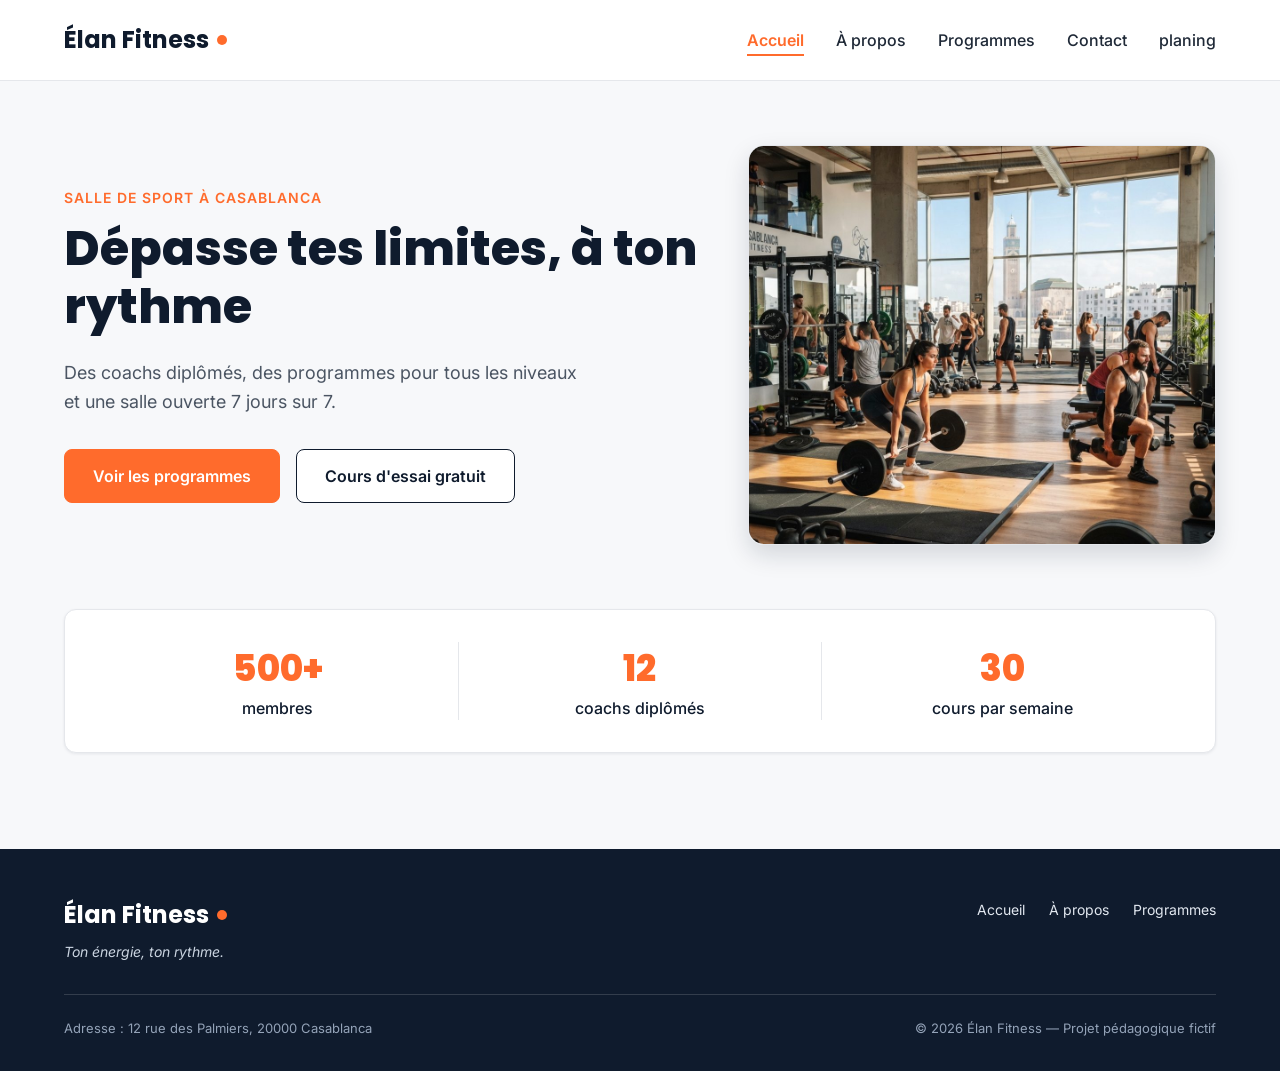
<file: index.html>
<!DOCTYPE html>
<html lang="fr">
<head>
  <meta charset="UTF-8">
  <meta name="viewport" content="width=device-width, initial-scale=1">
  <meta name="description" content="Élan Fitness, salle de sport à Casablanca : musculation, yoga, cardio et boxe fitness avec des coachs diplômés. Réservez votre cours d'essai gratuit.">
  <title>Élan Fitness | Salle de sport à Casablanca | accueil</title>

  <link rel="preconnect" href="https://fonts.googleapis.com">
  <link rel="preconnect" href="https://fonts.gstatic.com" crossorigin>
  <link href="https://fonts.googleapis.com/css2?family=Inter:wght@400;500;600&family=Poppins:wght@600;700;800&display=swap" rel="stylesheet">

  <link rel="stylesheet" href="style.css">
</head>

<body>

  <header class="en-tete">
    <div class="conteneur en-tete-contenu">
      <a href="index.html" class="logo">Élan Fitness</a>

      <nav aria-label="Navigation principale">
        <ul class="menu">
          <li><a href="index.html" class="lien-actif">Accueil</a></li>
          <li><a href="apropos.html">À propos</a></li>
          <li><a href="programe.html">Programmes</a></li>
          <li><a href="contact.html">Contact</a></li>
          <li><a href="planing.html">planing</a></li>
        </ul>
      </nav>
    </div>
  </header>

  <main>

    <section id="accueil" class="hero">
      <div class="conteneur">

        <div class="hero-contenu">
          <div class="hero-texte">
            <p class="sur-titre">Salle de sport à Casablanca</p>
            <h1>Dépasse tes limites, à ton rythme</h1>
            <p class="hero-description">
              Des coachs diplômés, des programmes pour tous les niveaux et une salle ouverte 7 jours sur 7.
            </p>
            <div class="boutons">
              <a href="#programmes" class="bouton bouton-principal">Voir les programmes</a>
              <a href="#contact" class="bouton bouton-secondaire">Cours d'essai gratuit</a>
            </div>
          </div>

          <img class="hero-image" src="img/hero.jpg" alt="Des personnes s'entraînent dans une salle de sport lumineuse à Casablanca">
        </div>

        <div class="chiffres">
          <div class="chiffre">
            <p class="chiffre-nombre">500+</p>
            <p>membres</p>
          </div>
          <div class="chiffre">
            <p class="chiffre-nombre">12</p>
            <p>coachs diplômés</p>
          </div>
          <div class="chiffre">
            <p class="chiffre-nombre">30</p>
            <p>cours par semaine</p>
          </div>
        </div>

      </div>
    </section>


  </main>

  <footer class="pied-de-page">
    <div class="conteneur">

      <div class="pied-haut">
        <div>
          <p class="logo logo-clair">Élan Fitness</p>
          <p class="slogan">Ton énergie, ton rythme.</p>
        </div>

        <nav aria-label="Navigation du pied de page">
          <ul class="menu menu-pied">
            <li><a href="#accueil">Accueil</a></li>
            <li><a href="#a-propos">À propos</a></li>
            <li><a href="#programmes">Programmes</a></li>
          </ul>
        </nav>
      </div>

      <div class="pied-bas">
        <p>Adresse : 12 rue des Palmiers, 20000 Casablanca</p>
        <p>&copy; 2026 Élan Fitness — Projet pédagogique fictif</p>
      </div>

    </div>
  </footer>

</body>
</html>
</file>
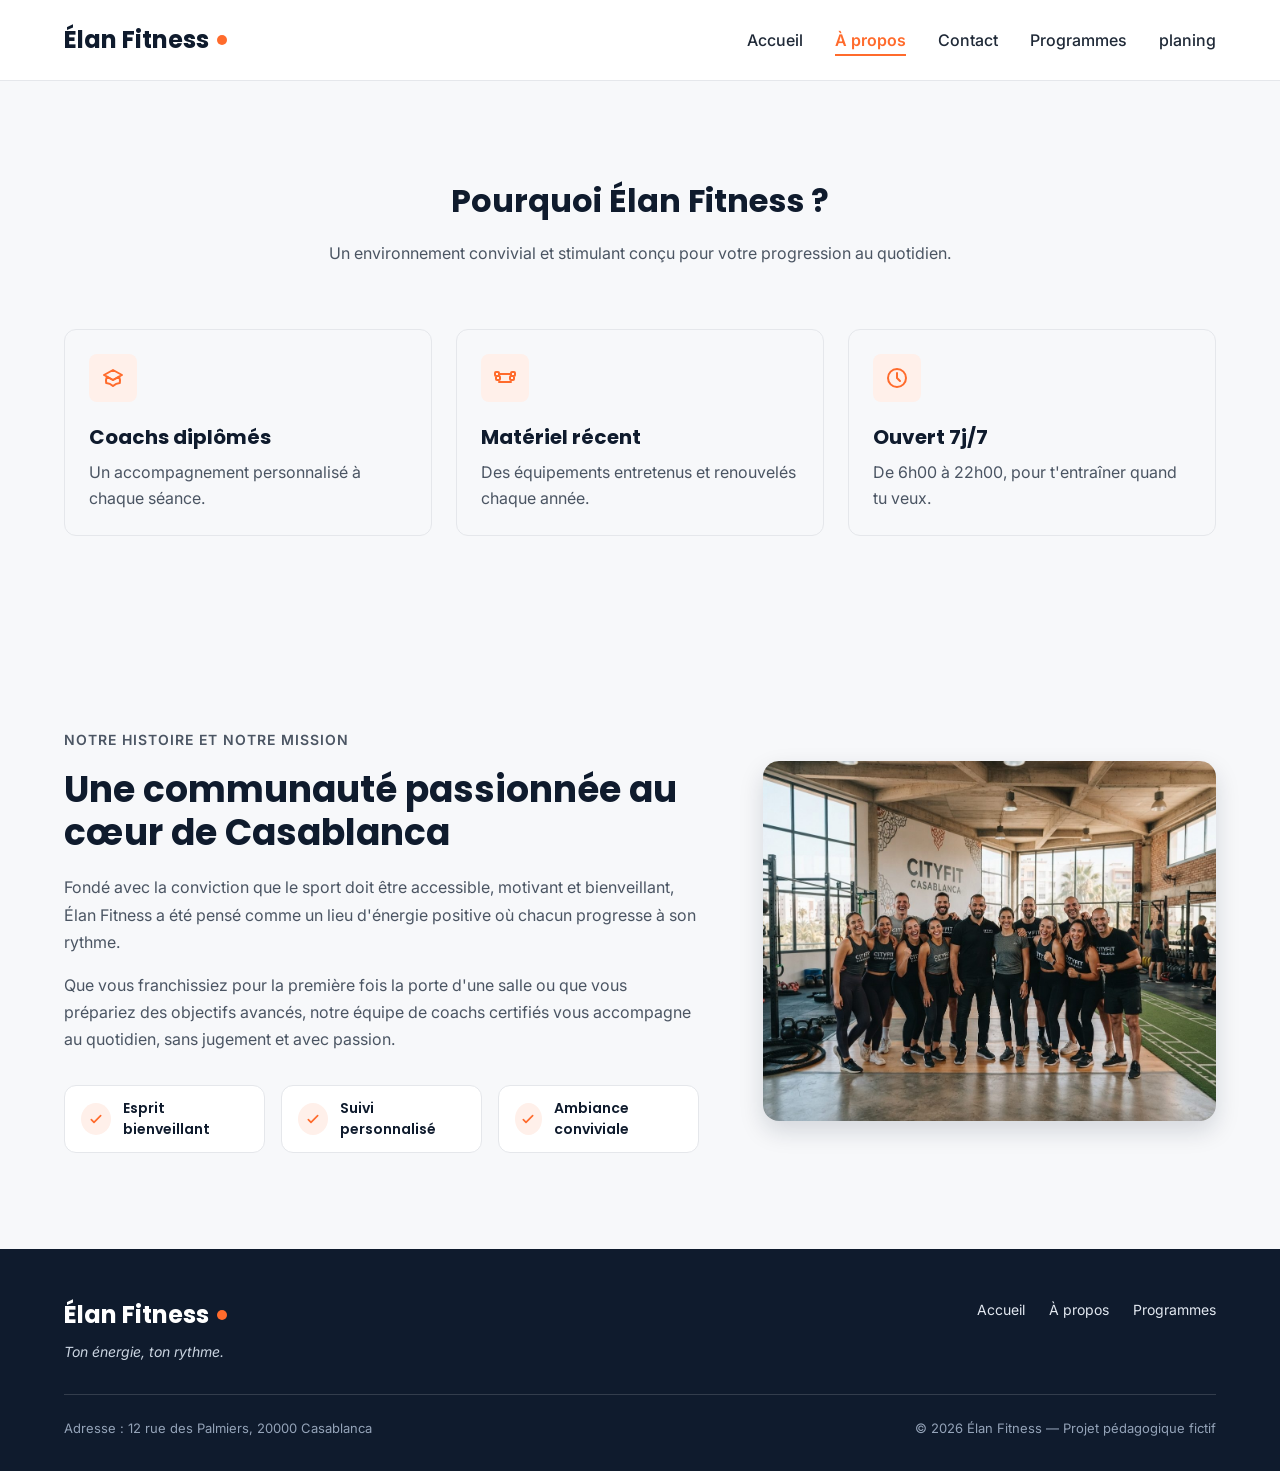
<file: apropos.html>
<!DOCTYPE html>
<html lang="fr">
<head>
  <meta charset="UTF-8">
  <meta name="viewport" content="width=device-width, initial-scale=1">
  <meta name="description" content="Élan Fitness, salle de sport à Casablanca : musculation, yoga, cardio et boxe fitness avec des coachs diplômés. Réservez votre cours d'essai gratuit.">
  <title>Élan Fitness | Salle de sport à Casablanca</title>

  <link rel="preconnect" href="https://fonts.googleapis.com">
  <link rel="preconnect" href="https://fonts.gstatic.com" crossorigin>
  <link href="https://fonts.googleapis.com/css2?family=Inter:wght@400;500;600&family=Poppins:wght@600;700;800&display=swap" rel="stylesheet">

  <link rel="stylesheet" href="style.css">
</head>

<body>

  <header class="en-tete">
    <div class="conteneur en-tete-contenu">
      <a href="index.html" class="logo">Élan Fitness</a>

      <nav aria-label="Navigation principale">
        <ul class="menu">
          <li><a href="index.html" >Accueil</a></li>
          <li><a href="#apropos" class="lien-actif">À propos</a></li>
          <li><a href="contact.html">Contact</a></li>
          <li><a href="programe.html">Programmes</a></li>
          <li><a href="planing.html">planing</a></li>
        </ul>
      </nav>
    </div>
  </header>

  <main>

    <section id="programmes" class="section">
      <div class="conteneur">
        <div class="section-titre">
          <h2>Pourquoi Élan Fitness ?</h2>
          <p>Un environnement convivial  et stimulant conçu pour votre progression au quotidien.</p>
        </div>

        <div class="cartes">
          <article class="carte carte-avantage">
            <div class="icone"><img src="img/icone-coach.svg" alt=""></div>
            <h3>Coachs diplômés</h3>
            <p>Un accompagnement personnalisé à chaque séance.</p>
          </article>

          <article class="carte carte-avantage">
            <div class="icone"><img src="img/icone-materiel.svg" alt=""></div>
            <h3>Matériel récent</h3>
            <p>Des équipements entretenus et renouvelés chaque année.</p>
          </article>

          <article class="carte carte-avantage">
            <div class="icone"><img src="img/icone-horloge.svg" alt=""></div>
            <h3>Ouvert 7j/7</h3>
            <p>De 6h00 à 22h00, pour t'entraîner quand tu veux.</p>
          </article>
        </div>

      </div>
    </section>

    <section id="a-propos" class="section">
      <div class="conteneur apropos-contenu">

        <div class="apropos-texte">
          <p class="sur-titre">Notre histoire et notre mission</p>
          <h2>Une communauté passionnée au cœur de Casablanca</h2>
          <p>
            Fondé avec la conviction que le sport doit être accessible, motivant et bienveillant,
            Élan Fitness a été pensé comme un lieu d'énergie positive où chacun progresse à son rythme.
          </p>
          <p>
            Que vous franchissiez pour la première fois la porte d'une salle ou que vous prépariez des
            objectifs avancés, notre équipe de coachs certifiés vous accompagne au quotidien, sans
            jugement et avec passion.
          </p>

          <ul class="valeurs">
            <li class="valeur">
              <div class="icone icone-petite"><img src="img/icone-check.svg" alt=""></div>
              <span>Esprit bienveillant</span>
            </li>
            <li class="valeur">
              <div class="icone icone-petite"><img src="img/icone-check.svg" alt=""></div>
              <span>Suivi personnalisé</span>
            </li>
            <li class="valeur">
              <div class="icone icone-petite"><img src="img/icone-check.svg" alt=""></div>
              <span>Ambiance conviviale</span>
            </li>
          </ul>
        </div>

        <img class="apropos-image" src="img/equipe.jpg" alt="L'équipe de coachs d'Élan Fitness réunie dans la salle">

      </div>
    </section>



  <footer class="pied-de-page">
    <div class="conteneur">

      <div class="pied-haut">
        <div>
          <p class="logo logo-clair">Élan Fitness</p>
          <p class="slogan">Ton énergie, ton rythme.</p>
        </div>

        <nav aria-label="Navigation du pied de page">
          <ul class="menu menu-pied">
            <li><a href="#accueil">Accueil</a></li>
            <li><a href="#a-propos">À propos</a></li>
            <li><a href="#programmes">Programmes</a></li>
          </ul>
        </nav>
      </div>

      <div class="pied-bas">
        <p>Adresse : 12 rue des Palmiers, 20000 Casablanca</p>
        <p>&copy; 2026 Élan Fitness — Projet pédagogique fictif</p>
      </div>

    </div>
  </footer>

</body>
</html>
</file>
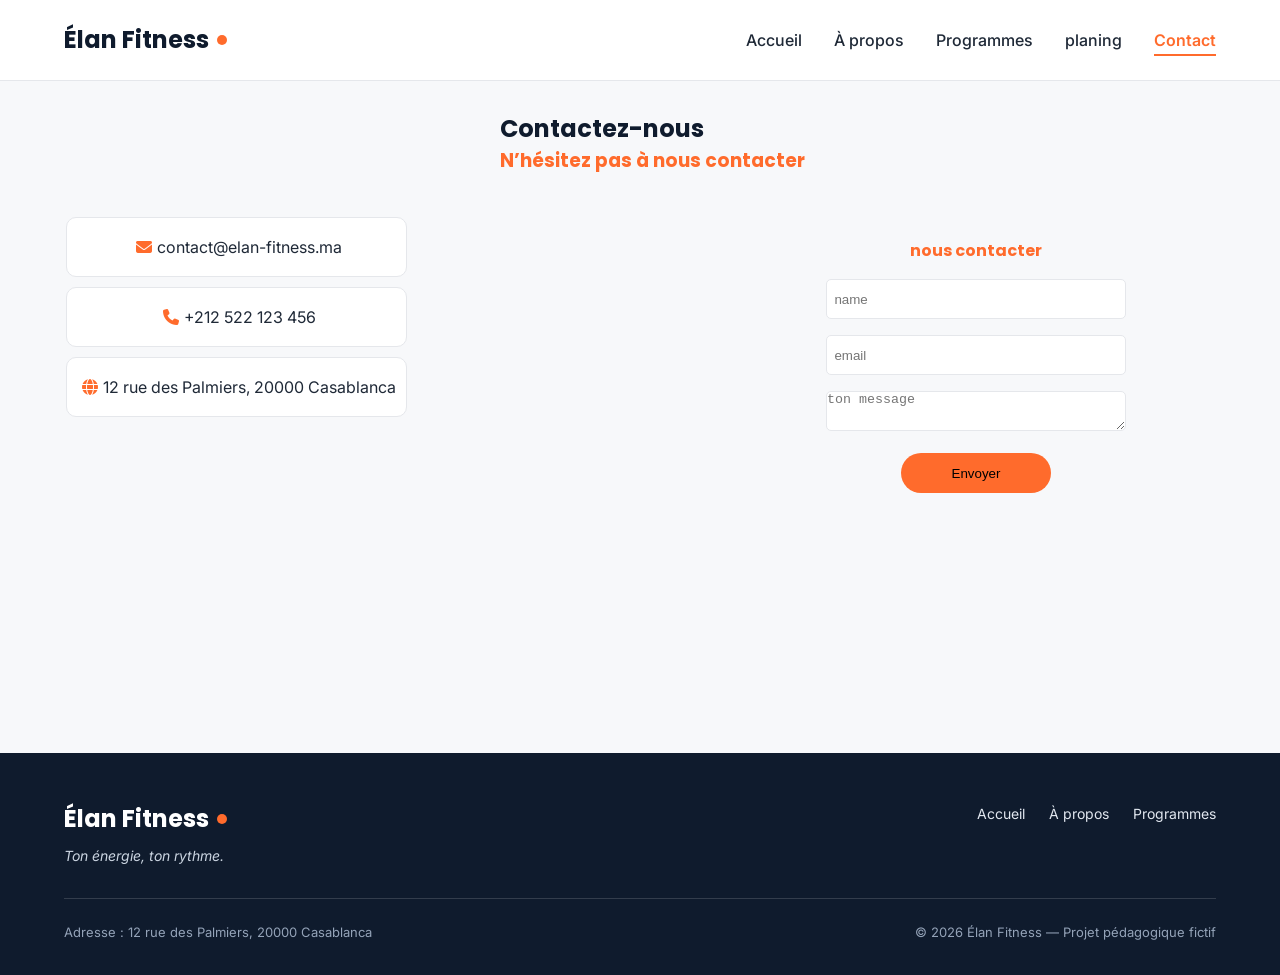
<file: contact.html>
<!DOCTYPE html>
<html lang="fr">
<head>
  <meta charset="UTF-8">
  <meta name="viewport" content="width=device-width, initial-scale=1">
  <meta name="description" content="Élan Fitness, salle de sport à Casablanca : musculation, yoga, cardio et boxe fitness avec des coachs diplômés. Réservez votre cours d'essai gratuit.">
  <title>Élan Fitness | Salle de sport à Casablanca | contact</title>

  <link rel="preconnect" href="https://fonts.googleapis.com">
  <link rel="preconnect" href="https://fonts.gstatic.com" crossorigin>
  <link href="https://fonts.googleapis.com/css2?family=Inter:wght@400;500;600&family=Poppins:wght@600;700;800&display=swap" rel="stylesheet">
<link rel="stylesheet" href="https://cdnjs.cloudflare.com/ajax/libs/font-awesome/6.7.2/css/all.min.css" />
  <link rel="stylesheet" href="style.css">
</head>

<body>

  <header class="en-tete">
    <div class="conteneur en-tete-contenu">
      <a href="index.html" class="logo">Élan Fitness</a>

      <nav aria-label="Navigation principale">
        <ul class="menu">
          <li><a href="index.html" >Accueil</a></li>
          <li><a href="apropos.html">À propos</a></li>
          <li><a href="programe.html">Programmes</a></li>
            <li><a href="planing.html">planing</a></li>
          <li><a href="contact.html" class="lien-actif">Contact</a></li>
        </ul>
      </nav>
    </div>
  </header>

  <main>

    <section id="accueil" class="contact">
               <div class="hd"><h1>Contactez-nous</h1>
        <h3>N’hésitez pas à nous
contacter </h3></div>
      <div class="conteneur">
        
     <div class="info">

    <p>  <i class="fa-solid fa-envelope"></i>  contact@elan-fitness.ma</p>
    <p>  <i class="fa-solid fa-phone"></i> +212 522 123 456</p>
    <p> <i class="fa-sharp fa-solid fa-globe"></i> 12 rue des Palmiers, 20000 Casablanca</p>

    </div>
     <div>
        <form>
              <h4 >nous contacter </h4>
            <li>
            
            <input type="text" id="nom" name="nom" required placeholder="  name "></li>
    
            <li>
            <input type="email" id="email" name="email" required  placeholder="  email "></li>
    
            <li>
            <textarea required placeholder="ton message "></textarea></li>    
    
            <button type="submit">Envoyer</button>
        </form>
     
        </div></div>
    </section>
  </main>
  <footer class="pied-de-page">
    <div class="conteneur">

      <div class="pied-haut">
        <div>
          <p class="logo logo-clair">Élan Fitness</p>
          <p class="slogan">Ton énergie, ton rythme.</p>
        </div>

        <nav aria-label="Navigation du pied de page">
          <ul class="menu menu-pied">
            <li><a href="#accueil">Accueil</a></li>
            <li><a href="#a-propos">À propos</a></li>
            <li><a href="#programmes">Programmes</a></li>
          </ul>
        </nav>
      </div>

      <div class="pied-bas">
        <p>Adresse : 12 rue des Palmiers, 20000 Casablanca</p>
        <p>&copy; 2026 Élan Fitness — Projet pédagogique fictif</p>
      </div>

    </div>
  </footer>

</body>
</html>
</file>
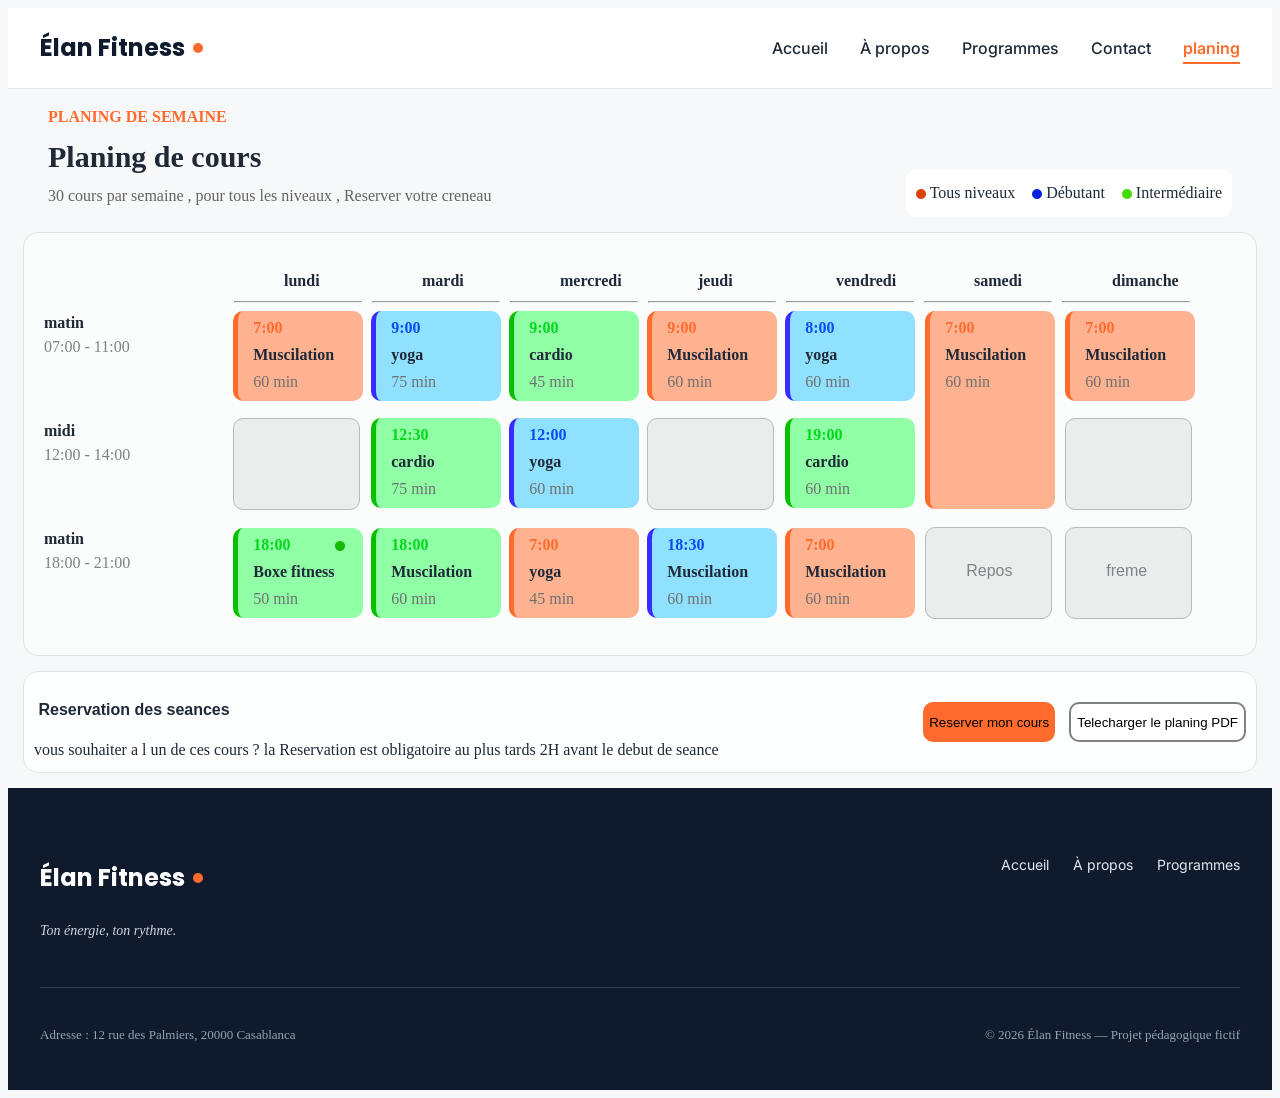
<file: planing.html>
<!DOCTYPE html>
<html lang="en">

<head>
    <meta charset="UTF-8">
    <meta name="viewport" content="width=device-width, initial-scale=1.0">
    <meta name="description" content="Élan Fitness, salle de sport à Casablanca : musculation, yoga, cardio et boxe fitness avec des coachs diplômés. Réservez votre cours d'essai gratuit.">
    <title>Élan Fitness | Salle de sport à Casablanca|planing </title>
    <script src="https://fontawesome.com/icons/duotone/solid/clock-nine"></script>
    <script src=" https://fontawesome.com/icons/classic/solid/period"></script>
    <link rel="stylesheet" href="planing.css">
    <link rel="preconnect" href="https://fonts.googleapis.com">
    <link rel="preconnect" href="https://fonts.gstatic.com" crossorigin>
    <link
        href="https://fonts.googleapis.com/css2?family=Inter:wght@400;500;600&family=Poppins:wght@600;700;800&display=swap"
        rel="stylesheet">
    <link rel="stylesheet" href="https://cdnjs.cloudflare.com/ajax/libs/font-awesome/6.5.2/css/all.min.css">
</head>

<body>
      <header class="en-tete">
    <div class="conteneur en-tete-contenu">
      <a href="index.html" class="logo">Élan Fitness</a>

      <nav aria-label="Navigation principale">
        <ul class="menu">
          <li><a href="index.html" >Accueil</a></li>
          <li><a href="#apropos" >À propos</a></li>
          <li><a href="programe.html">Programmes</a></li>
          <li><a href="contact.html">Contact</a></li>
          <li><a href="planing.html" class="lien-actif">planing</a></li>
        </ul>
      </nav>
    </div>
  </header>

    <div class="head">
        <div class="head1">
            <p>PLANING DE SEMAINE </p>
            <h1>Planing de cours </h1>
            <x>30 cours par semaine , pour tous les niveaux , Reserver votre creneau</x>
        </div>
        <div class="head2">
            <p>
                <i class="fa-solid fa-circle" style="color: rgb(220, 66, 5);"></i>
                Tous niveaux
            </p>

            <p>
                <i class="fa-solid fa-circle" style="color: rgb(5, 34, 220);"></i>
                Débutant
            </p>

            <p>
                <i class="fa-solid fa-circle" style="color: rgb(66, 220, 5);"></i>
                Intermédiaire
            </p>
        </div>
    </div>
    <div class="tableau">

        <div class="headtab">
            <div class="headel">
                <p>lundi</p>
                <hr>
            </div>
                        <div class="headel">
                <p>mardi</p>
                <hr>
            </div>
                        <div class="headel">
                <p>mercredi</p>
                <hr>
            </div>
                        <div class="headel">
                <p>jeudi</p>
                <hr>
            </div>
                        <div class="headel">
                <p>vendredi</p>
                <hr>
            </div>
                        <div class="headel">
                <p>samedi</p>
                <hr>
            </div>
                        <div class="headel">
                <p>dimanche </p>
                <hr>
            </div>
          

        </div>


<div class="taody">
        <div class="prd">
            <div class="main-card">
                <p>matin</p>
                <span>07:00 - 11:00</span>

            </div>
            <div class="main-card">
                <p> midi</p>
                <span>12:00 - 14:00</span>

            </div>
            <div class="main-card">
                <p>matin</p>
                <span>18:00 - 21:00</span>

            </div>

        </div>
        <div class="planingleft">
            <div class="nmrcrd ornjcrd" >
                <span>7:00</span>
                <p>Muscilation </p>
                <li> 60 min</li>
            </div>

                          <div class="nmrcrd bleucard" >
                <span>9:00</span>
                <p> yoga </p>
                <li> 75 min</li>
            </div>

                        <div class="nmrcrd grencard" >
                <span>9:00</span>
                <p>cardio </p>
                <li> 45 min</li>
            </div>

                        <div class="nmrcrd ornjcrd" >
                <span>9:00</span>
                <p>Muscilation </p>
                <li> 60 min</li>
            </div>

                        <div class="nmrcrd bleucard" >
                <span>8:00</span>
                <p>yoga </p>
                <li> 60 min</li>
            </div>

                        <div class="nmrcrd whitcard " >
                <span></span>
                <p> </p>
                <li> </li>
            </div>

                        <div class="nmrcrd grencard" >
                <span>12:30</span>
                <p> cardio </p>
                <li> 75 min</li>
            </div>

                        <div class="nmrcrd bleucard" >
                <span>12:00</span>
                <p>yoga </p>
                <li> 60 min</li>
            </div>

                        <div class="nmrcrd whitcard" >
                <span></span>
                <p></p>
                <li> </li>
            </div>
                        <div class="nmrcrd grencard" >
                <span>19:00 </span>
                <p>cardio  </p>
                <li> 60 min</li>
            </div>
                        <div class="nmrcrd grencard"  >
                <span>18:00
                     <i class="fa-solid fa-circle" style="color: rgb(24, 183, 0) ; margin-left: 40PX;"></i>
                </span>
                <p>Boxe fitness  
                </p>
                <li> 50 min</li>
            </div>
<!-- dd -->


                        <div class="nmrcrd grencard" >
                <span>18:00</span>
                <p>Muscilation </p>
                <li> 60 min</li>
            </div>

                        <div class="nmrcrd ornjcrd" >
                <span>7:00</span>
                <p>yoga </p>
                <li> 45 min</li>
            </div>

                        <div class="nmrcrd bleucard" >
                <span>18:30</span> 
                
                <p>Muscilation </p>
                <li> 60 min</li>
            </div>

                        <div class="nmrcrd ornjcrd" >
                <span>7:00</span>
                <p>Muscilation </p>
                <li> 60 min</li>
            </div>

            

        </div>
        <div class="rightside">
            <div class="samedi">
            <div class="hightcard ornjcrd" >
                <span>7:00</span>
                
                <p>Muscilation </p>
                <li> 60 min</li>
            </div>
            <div class="txtw" >
                <span></span>
                <p>Repos</p>
                <li> </li>
            </div>
        
        </div>
        <div class="dimanch">
            <div class="nmrcrd ornjcrd" >
                <span>7:00</span>
                <p>Muscilation </p>
                <li> 60 min</li>
            </div>
                                     <div class="nmrcrd whitcard" >
                <span></span>
                <p> </p>
                <li></li>
            </div>
                        <div class="txtw" >
                <span></span>
                <p >freme </p>
                <li> </li>
            </div>

        </div>
        </div>
    
    </div>

    </div>
    <div class="buttom">
        <div>
            <p>
               <i class="fa-duotone fa-solid fa-clock-nine"></i>
                Reservation des seances 
            </p>
            <span>
                vous souhaiter a l un de ces cours ? la Reservation est obligatoire au plus tards 2H avant le debut de seance 
            </span>
        </div>
        <div>
            <button class="orj">Reserver mon cours</button>
            <button class="wht">Telecharger le planing PDF</button>
        </div>
    </div>
    
  <footer class="pied-de-page">
    <div class="conteneur">

      <div class="pied-haut">
        <div>
          <p class="logo logo-clair">Élan Fitness</p>
          <p class="slogan">Ton énergie, ton rythme.</p>
        </div>

        <nav aria-label="Navigation du pied de page">
          <ul class="menu menu-pied">
            <li><a href="#accueil">Accueil</a></li>
            <li><a href="#a-propos">À propos</a></li>
            <li><a href="#programmes">Programmes</a></li>
          </ul>
        </nav>
      </div>

      <div class="pied-bas">
        <p>Adresse : 12 rue des Palmiers, 20000 Casablanca</p>
        <p>&copy; 2026 Élan Fitness — Projet pédagogique fictif</p>
      </div>

    </div>
  </footer>

</body>

</html>
</file>
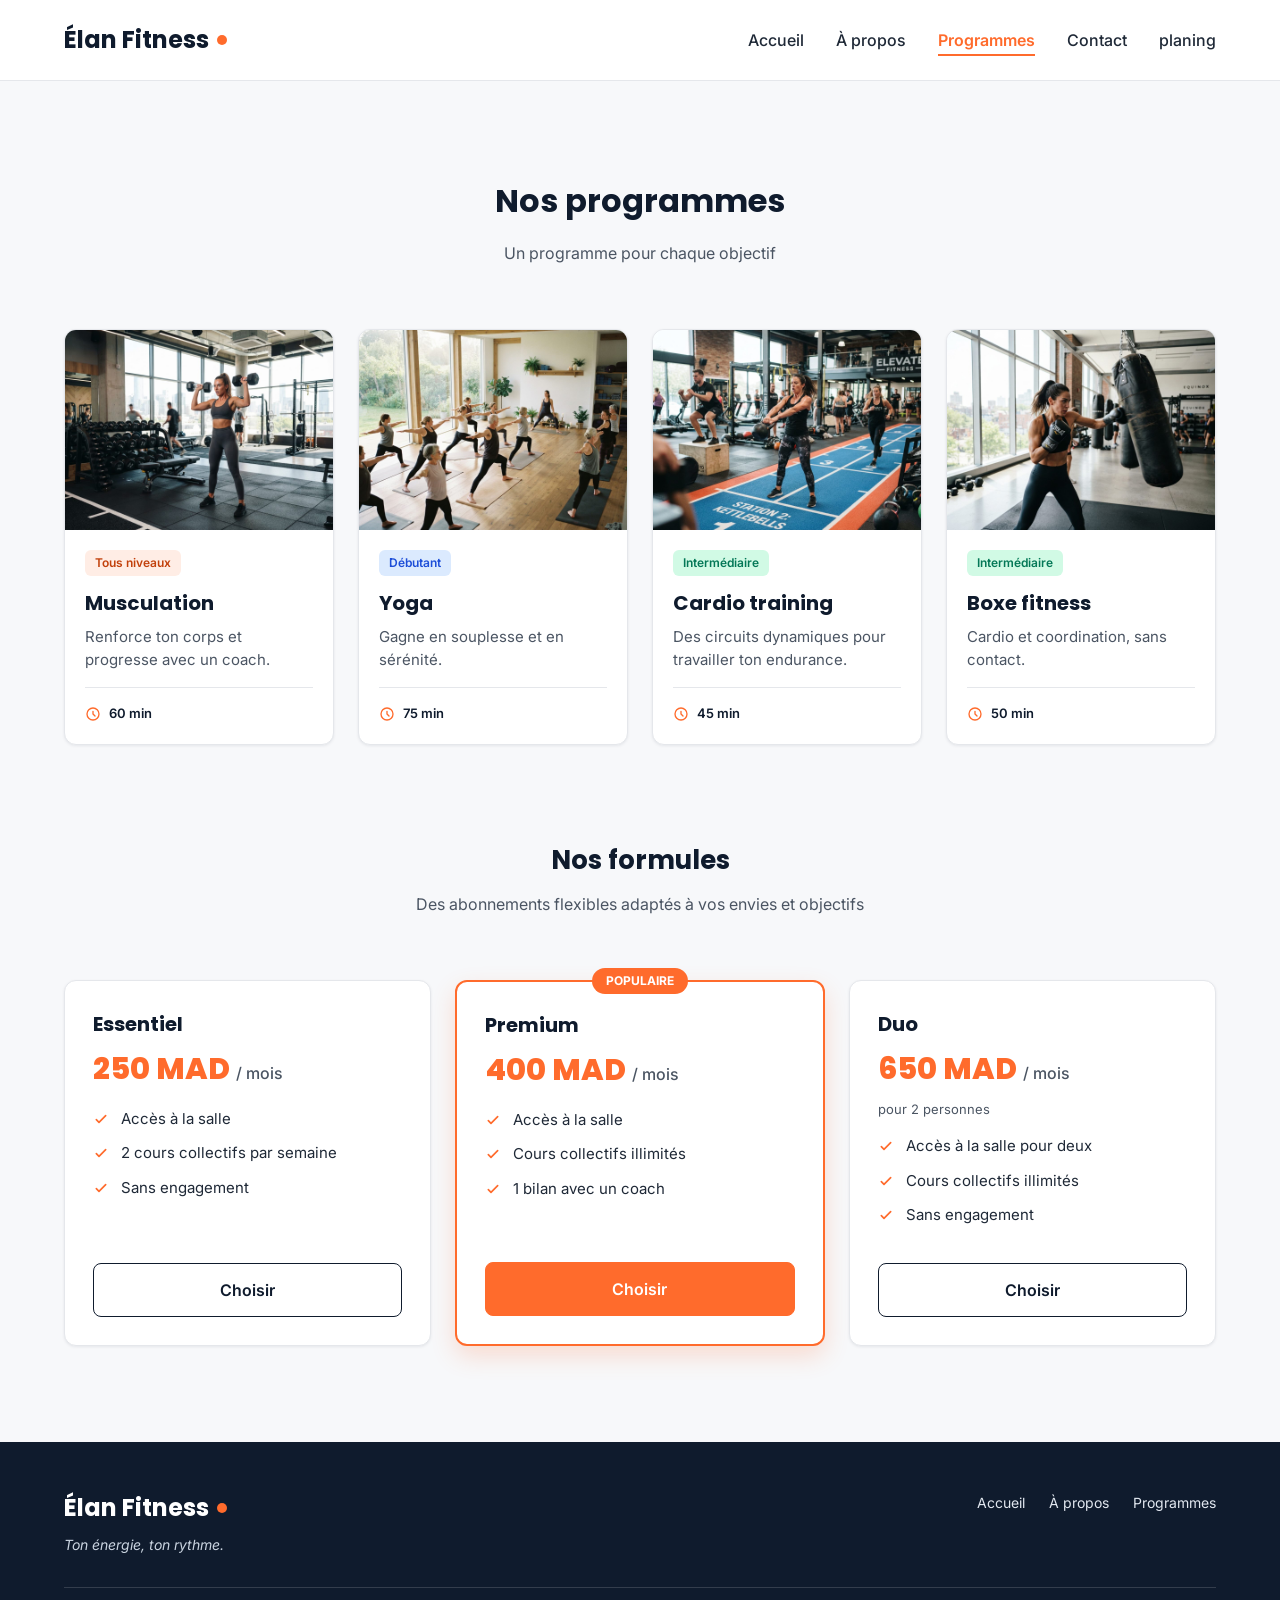
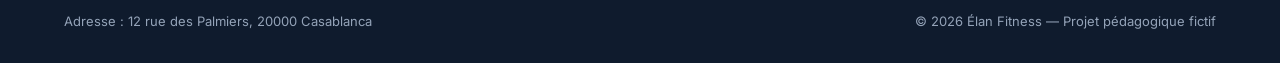
<file: programe.html>
<!DOCTYPE html>
<html lang="fr">
<head>
  <meta charset="UTF-8">
  <meta name="viewport" content="width=device-width, initial-scale=1">
  <meta name="description" content="Élan Fitness, salle de sport à Casablanca : musculation, yoga, cardio et boxe fitness avec des coachs diplômés. Réservez votre cours d'essai gratuit.">
  <title>Élan Fitness | Salle de sport à Casablanca</title>

  <link rel="preconnect" href="https://fonts.googleapis.com">
  <link rel="preconnect" href="https://fonts.gstatic.com" crossorigin>
  <link href="https://fonts.googleapis.com/css2?family=Inter:wght@400;500;600&family=Poppins:wght@600;700;800&display=swap" rel="stylesheet">

  <link rel="stylesheet" href="style.css">
</head>

<body>

  <header class="en-tete">
    <div class="conteneur en-tete-contenu">
      <a href="index.html" class="logo">Élan Fitness</a>

      <nav aria-label="Navigation principale">
        <ul class="menu">
          <li><a href="index.html" >Accueil</a></li>
          <li><a href="apropos.html" >À propos</a></li>
          <li><a href="programe.html" class="lien-actif">Programmes</a></li>
          <li><a href="contact.html">Contact</a></li>
          <li><a href="planing.html">planing</a></li>
        </ul>
      </nav>
    </div>
  </header>

  <main>
    

  <section id="programmes" class="section">
      <div class="conteneur">

        <div class="section-titre">
          <h2>Nos programmes</h2>
          <p>Un programme pour chaque objectif</p>
        </div>

        <div class="cartes">

          <article class="carte carte-programme">
            <img src="img/musculation.jpg" alt="Une sportive soulève des haltères dans l'espace musculation">
            <div class="programme-corps">
              <span class="etiquette etiquette-orange">Tous niveaux</span>
              <h3>Musculation</h3>
              <p>Renforce ton corps et progresse avec un coach.</p>
              <p class="duree"><img src="img/icone-duree.svg" alt="">60 min</p>
            </div>
          </article>

          <article class="carte carte-programme">
            <img src="img/yoga.jpg" alt="Un groupe pratique le yoga sur des tapis dans une salle lumineuse">
            <div class="programme-corps">
              <span class="etiquette etiquette-bleue">Débutant</span>
              <h3>Yoga</h3>
              <p>Gagne en souplesse et en sérénité.</p>
              <p class="duree"><img src="img/icone-duree.svg" alt="">75 min</p>
            </div>
          </article>

          <article class="carte carte-programme">
            <img src="img/cardio.jpg" alt="Des sportifs suivent un circuit de cardio training avec des kettlebells">
            <div class="programme-corps">
              <span class="etiquette etiquette-verte">Intermédiaire</span>
              <h3>Cardio training</h3>
              <p>Des circuits dynamiques pour travailler ton endurance.</p>
              <p class="duree"><img src="img/icone-duree.svg" alt="">45 min</p>
            </div>
          </article>

          <article class="carte carte-programme">
            <img src="img/boxe.jpg" alt="Une sportive frappe un sac de frappe pendant un cours de boxe fitness">
            <div class="programme-corps">
              <span class="etiquette etiquette-verte">Intermédiaire</span>
              <h3>Boxe fitness</h3>
              <p>Cardio et coordination, sans contact.</p>
              <p class="duree"><img src="img/icone-duree.svg" alt="">50 min</p>
            </div>
          </article>

        </div>

        <div class="formules">

          <div class="section-titre">
            <h3>Nos formules</h3>
            <p>Des abonnements flexibles adaptés à vos envies et objectifs</p>
          </div>

          <div class="cartes">

            <article class="carte formule">
              <h4>Essentiel</h4>
              <p class="prix">250 MAD <span>/ mois</span></p>
              <ul class="formule-liste">
                <li>Accès à la salle</li>
                <li>2 cours collectifs par semaine</li>
                <li>Sans engagement</li>
              </ul>
              <a href="#contact" class="bouton bouton-secondaire">Choisir</a>
            </article>

            <article class="carte formule formule-populaire">
              <p class="badge-populaire">Populaire</p>
              <h4>Premium</h4>
              <p class="prix">400 MAD <span>/ mois</span></p>
              <ul class="formule-liste">
                <li>Accès à la salle</li>
                <li>Cours collectifs illimités</li>
                <li>1 bilan avec un coach</li>
              </ul>
              <a href="#contact" class="bouton bouton-principal">Choisir</a>
            </article>

            <article class="carte formule">
              <h4>Duo</h4>
              <p class="prix">650 MAD <span>/ mois</span></p>
              <p class="prix-note">pour 2 personnes</p>
              <ul class="formule-liste">
                <li>Accès à la salle pour deux</li>
                <li>Cours collectifs illimités</li>
                <li>Sans engagement</li>
              </ul>
              <a href="#contact" class="bouton bouton-secondaire">Choisir</a>
            </article>

          </div>
        </div>

      </div>
    </section>

  </main>


  <footer class="pied-de-page">
    <div class="conteneur">

      <div class="pied-haut">
        <div>
          <p class="logo logo-clair">Élan Fitness</p>
          <p class="slogan">Ton énergie, ton rythme.</p>
        </div>

        <nav aria-label="Navigation du pied de page">
          <ul class="menu menu-pied">
            <li><a href="#accueil">Accueil</a></li>
            <li><a href="#a-propos">À propos</a></li>
            <li><a href="#programmes">Programmes</a></li>
          </ul>
        </nav>
      </div>

      <div class="pied-bas">
        <p>Adresse : 12 rue des Palmiers, 20000 Casablanca</p>
        <p>&copy; 2026 Élan Fitness — Projet pédagogique fictif</p>
      </div>

    </div>
  </footer>

</body>
</html>
</file>
<file: style.css>
* {
  box-sizing: border-box;
  margin: 0;
  padding: 0;
}

html {
  scroll-behavior: smooth;
}

body {
  font-family: 'Inter', Arial, sans-serif;
  font-size: 16px;
  line-height: 1.5;
  color: #1F2937;
  background-color: #F7F8FA;
}

h1, h2, h3, h4 {
  font-family: 'Poppins', Arial, sans-serif;
  color: #0F1B2D;
  
}

a {
  color: inherit;
  text-decoration: none;
}

ul {
  list-style: none;
}

img {
  display: block;
  max-width: 100%;
}

a:focus-visible,
button:focus-visible {
  outline: 3px solid #FF6B2C;
  outline-offset: 2px;
}

.conteneur {
  width: 100%;
  max-width: 1200px;
  margin: 0 auto;
  padding: 0 24px;
}

.section {
  padding: 96px 0;
}

.section-blanche {
  background-color: #FFFFFF;
  border-top: 1px solid #E5E7EB;
  border-bottom: 1px solid #E5E7EB;
}

.section-titre {
  max-width: 640px;
  margin: 0 auto 64px;
  text-align: center;
}

.section-titre h2 {
  font-size: 32px;
  margin-bottom: 16px;
}

.section-titre h3 {
  font-size: 26px;
  margin-bottom: 12px;
}

.section-titre p {
  color: #4B5563;
}

.sur-titre {
  font-size: 14px;
  font-weight: 600;
  color: #FF6B2C;
  text-transform: uppercase;
  letter-spacing: 1px;
  margin-bottom: 12px;
}

.bouton {
  display: inline-block;
  padding: 14px 28px;
  border-radius: 8px;
  font-size: 16px;
  font-weight: 600;
  text-align: center;
  cursor: pointer;
}

.bouton-principal {
  background-color: #FF6B2C;
  border: 1px solid #FF6B2C;
  color: #FFFFFF;
}

.bouton-principal:hover {
  background-color: #F05817;
}

.bouton-secondaire {
  background-color: #FFFFFF;
  border: 1px solid #0F1B2D;
  color: #0F1B2D;
}

.bouton-secondaire:hover {
  background-color: #F3F4F6;
}

.cartes {
  display: flex;
  gap: 24px;
}

.carte {
  flex: 1;
  background-color: #FFFFFF;
  border: 1px solid #E5E7EB;
  border-radius: 12px;
  box-shadow: 0 1px 3px rgba(15, 27, 45, 0.08);
}

.icone {
  width: 48px;
  height: 48px;
  background-color: #FFF0EA;
  border-radius: 8px;
  display: flex;
  align-items: center;
  justify-content: center;
}

.icone img {
  width: 24px;
  height: 24px;
}

.icone-petite {
  width: 32px;
  height: 32px;
  border-radius: 50%;
}

.icone-petite img {
  width: 16px;
  height: 16px;
}

.en-tete {
  @media screen and (max-width: 48rem) {
  
    flex-direction: column;
    justify-content: space-around;
    align-items: flex-start;
    gap: 20px;
  
}

  position: sticky;
  top: 0;
  z-index: 10;
  background-color: #FFFFFF;
  border-bottom: 1px solid #E5E7EB;
}

.en-tete-contenu {
  height: 80px;
  display: flex;
  align-items: center;
  justify-content: space-between;
}
.en-tete-contenu .menu li {
 max-width: 100%;
  text-align: center;
}

.logo {
  display: flex;
  align-items: center;
  font-family: 'Poppins', Arial, sans-serif;
  font-size: 24px;
  font-weight: 700;
  color: #0F1B2D;
}

.logo::after {
  content: "";
  width: 10px;
  height: 10px;
  margin-left: 8px;
  background-color: #FF6B2C;
  border-radius: 50%;
}

.menu {
  display: flex;
  gap: 32px;
    @media screen and (max-width: 48rem) {
   
   display: flex;
  gap: 14px;
  
}
}

.menu a {
  font-weight: 500;
  padding-bottom: 4px;
  border-bottom: 2px solid transparent;
}

.menu a:hover {
  color: #FF6B2C;
}

.menu .lien-actif {
  color: #FF6B2C;
  font-weight: 600;
  border-bottom-color: #FF6B2C;
}

.hero {
  padding: 64px 0 96px;
}

.hero-contenu {
  display: flex;
  align-items: center;
  gap: 32px;
}

.hero-texte {
  flex: 7;
}

.hero-texte h1 {
  font-size: 48px;
  font-weight: 800;
  line-height: 1.2;
  margin-bottom: 24px;
}

.hero-description {
  max-width: 520px;
  font-size: 18px;
  line-height: 1.6;
  color: #4B5563;
  margin-bottom: 32px;
}

.boutons {
  display: flex;
  flex-wrap: wrap;
  gap: 16px;
}

.hero-image {
  flex: 5;
  min-width: 0;
  height: 400px;
  object-fit: cover;
  border-radius: 16px;
  border: 1px solid #E5E7EB;
  box-shadow: 0 10px 25px rgba(15, 27, 45, 0.15);
}

.chiffres {
  display: flex;
  margin-top: 64px;
  padding: 32px;
  background-color: #FFFFFF;
  border: 1px solid #E5E7EB;
  border-radius: 12px;
  box-shadow: 0 1px 3px rgba(15, 27, 45, 0.08);
}

.chiffre {
  flex: 1;
  text-align: center;
  font-weight: 500;
  color: #0F1B2D;
}

.chiffre + .chiffre {
  border-left: 1px solid #E5E7EB;
}

.chiffre-nombre {
  font-family: 'Poppins', Arial, sans-serif;
  font-size: 36px;
  font-weight: 800;
  color: #FF6B2C;
}

.carte-avantage {
  padding: 24px;
  background-color: #F7F8FA;
  box-shadow: none;
}

.carte-avantage .icone {
  margin-bottom: 20px;
}

.carte-avantage h3 {
  font-size: 20px;
  margin-bottom: 8px;
}

.carte-avantage p {
  color: #4B5563;
  line-height: 1.6;
}

.apropos-contenu {
  display: flex;
  align-items: center;
  gap: 64px;
}

.apropos-texte {
  flex: 7;
}

.apropos-texte h2 {
  font-size: 36px;
  line-height: 1.2;
  margin-bottom: 20px;
}

.apropos-texte p {
  color: #4B5563;
  line-height: 1.7;
  margin-bottom: 16px;
}

.valeurs {
  display: flex;
  gap: 16px;
  margin-top: 32px;
}

.valeur {
  flex: 1;
  display: flex;
  align-items: center;
  gap: 12px;
  padding: 12px 16px;
  background-color: #FFFFFF;
  border: 1px solid #E5E7EB;
  border-radius: 12px;
  font-family: 'Poppins', Arial, sans-serif;
  font-size: 14px;
  font-weight: 600;
  color: #0F1B2D;
}

.apropos-image {
  flex: 5;
  min-width: 0;
  height: 360px;
  object-fit: cover;
  border-radius: 16px;
  box-shadow: 0 10px 25px rgba(15, 27, 45, 0.15);
}

.carte-programme {
  display: flex;
  flex-direction: column;
  overflow: hidden;
}

.carte-programme > img {
  width: 100%;
  height: 200px;
  object-fit: cover;
}
.programme{
    @media screen and (max-width: 48rem) {
  .container {
    flex-direction: column;
    justify-content: space-around;
    align-items: flex-start;
    gap: 20px;
  }
}
}
.contact {
  .conteneur{display: flex;
  justify-content: space-between;
  margin-top: 32px;
  margin: 32px ;
  
  gap: 32px;}
  form{
    
    display: flex;
    flex-direction: column;
    align-items: center;
    gap: 16px;
    margin: 32px;
    margin-right: 32px;
    
    width: 400px;
    height: 450px;
    
    border-radius: 12px;
  }
  li{
    display: inline;
  }
  .hd{
    margin-left: 500px;
    margin-top: 30px;
    h3{
      color: #FF6B2C;
    }
    
  }
  input{
       height: 40px;
       border:1px solid gray;
       border-radius: 5px ;
       box-shadow: #4B5563;
       width: 300px;
        border: 1px solid #E5E7EB;
    }
    

    textarea{
         height: 40px;
       border:1px solid gray;
       border-radius: 5px ;
        width: 300px;
       box-shadow: #4B5563;
        border: 1px solid #E5E7EB;
    }
    button{
      background-color: #FF6B2C;
      border: none;
      height: 40px;
      width: 150px;
      border-radius: 20px;

    }
    h4{
      color: #FF6B2C;
    }
}
.info{
  p{
    background-color: #ffffff;
    margin: 10px;
    height: 60px;
    display: flex;
    align-items: center;
    justify-content: center;
    padding: 10px;
    border-radius: 10px;
   border: 1px solid #E5E7EB;
  }
  i{
    margin: 5px;
    color: #FF6B2C;
  }
}

.programme-corps {
  flex: 1;
  display: flex;
  flex-direction: column;
  padding: 20px;
}

.programme-corps h3 {
  font-size: 20px;
  margin-bottom: 8px;
}

.programme-corps p {
  font-size: 15px;
  color: #4B5563;
}

.etiquette {
  align-self: flex-start;
  padding: 4px 10px;
  margin-bottom: 12px;
  border-radius: 6px;
  font-size: 12px;
  font-weight: 600;
}

.etiquette-orange {
  background-color: #FFEDE5;
  color: #C2410C;
}

.etiquette-bleue {
  background-color: #DBEAFE;
  color: #1D4ED8;
}

.etiquette-verte {
  background-color: #D1FAE5;
  color: #047857;
}

.programme-corps .duree {
  display: flex;
  align-items: center;
  gap: 8px;
  margin-top: auto;
  padding-top: 16px;
  border-top: 1px solid #E5E7EB;
  font-size: 13px;
  font-weight: 600;
  color: #0F1B2D;
}

.programme-corps h3 + p {
  margin-bottom: 16px;
}

.duree img {
  width: 16px;
  height: 16px;
}

.formules {
  margin-top: 96px;
}

.formule {
  position: relative;
  display: flex;
  flex-direction: column;
  padding: 28px;
}

.formule h4 {
  font-size: 20px;
}

.prix {
  margin: 8px 0 16px;
  font-family: 'Poppins', Arial, sans-serif;
  font-size: 30px;
  font-weight: 800;
  color: #FF6B2C;
}

.prix span {
  font-family: 'Inter', Arial, sans-serif;
  font-size: 16px;
  font-weight: 500;
  color: #4B5563;
}

.prix-note {
  margin: -8px 0 16px;
  font-size: 13px;
  color: #4B5563;
}

.formule-liste {
  flex: 1;
  margin-bottom: 24px;
}

.formule-liste li {
  padding-left: 28px;
  margin-bottom: 12px;
  font-size: 15px;
  background-image: url('img/icone-check.svg');
  background-repeat: no-repeat;
  background-position: left center;
  background-size: 16px;
}

.formule .bouton {
  display: block;
}

.formule-populaire {
  border: 2px solid #FF6B2C;
  box-shadow: 0 10px 25px rgba(255, 107, 44, 0.2);
}

.badge-populaire {
  position: absolute;
  top: -14px;
  left: 50%;
  transform: translateX(-50%);
  padding: 4px 14px;
  background-color: #FF6B2C;
  border-radius: 999px;
  font-size: 12px;
  font-weight: 700;
  text-transform: uppercase;
  color: #FFFFFF;
}

.pied-de-page {
  padding: 48px 0 32px;
  background-color: #0F1B2D;
  color: #FFFFFF;
}

.pied-haut {
  display: flex;
  justify-content: space-between;
  align-items: flex-start;
  padding-bottom: 32px;
  border-bottom: 1px solid rgba(255, 255, 255, 0.15);
}

.logo-clair {
  color: #FFFFFF;
}

.slogan {
  margin-top: 8px;
  font-size: 14px;
  font-style: italic;
  color: #CBD5E1;
}

.menu-pied {
  gap: 24px;
}

.menu-pied a {
  font-size: 14px;
  font-weight: 400;
  color: #E2E8F0;
}

.pied-bas {
  display: flex;
  justify-content: space-between;
  margin-top: 24px;
  font-size: 13px;
  color: #94A3B8;
}
</file>
<file: planing.css>
.head{
    display: flex;
    justify-content: space-between;
}
.head1{
  display: flex;
  flex-direction: column;
  gap: 5px;
  margin-left: 40px;
  p{
   margin-bottom: 0px !important;
   font-family:arial  sans-serif;
   padding-bottom: 0;
    color: #FF6B2C;
    font-weight: bold;
    margin-bottom: 10px;
  }
  h1{
    margin: 0px;
  font-family: arial  sans-serif bold ;
    letter-spacing: 0cap;
    font-size: 30px;
    font-weight: 800;
    
  }
  x{
    color: rgb(101, 100, 100);
    font-family:arial  sans-serif;
  }
}

body {
 
  line-height: 1.5;
  color: #1F2937;
  background-color: #F7F8FA;
}
.head2{
  border-radius: 11px;
  margin-right: 40px;
  margin-top:80px ;
  padding: 10px;
  height: 28px;
  align-items: center;
 display: flex;
 gap: 17px;
 background-color: #ffffff;
}
i{
  font-size: 10px;
}
.tableau{
  padding: 20px;
  margin: 15px;
  background-color: rgb(251, 252, 252);
  border: 1px solid rgb(228, 225, 225);
   border-radius: 15px;
}
.prd{
  display: flex;
  flex-direction:column ;
 
}
.main-card{
  
 
  margin-bottom: 60px;
  p{
    margin: 0px;
    font-family: Arial sans-serif;
    font-weight:bold ;
  }
  span{
     margin: 0px;
    color: gray;
  }
}
.headtab{
  margin-left: 190px;
  display: flex;
  gap: 10px;
}
.headel{
  width: 128px;
  p{
    margin-left: 50px;
    align-items: center;
    margin-bottom: 3px;
    font-family: Arial sans-serif;
    font-weight: 800;
  }
}
.taody{
  display: flex;
  gap: 10px;

}
.nmrcrd{
  
      width: 95PX;
      height: 80px;
  p{
  
    margin: 3px 0px;
    
    font-weight:800 ;
    font-family: Arial sans-serif;
    
  }

  border-radius: 10px;
 
  li{
    list-style: none;
    
  }
  span{
    font-weight: 600;
  }
  padding:  5px 15px;
  li{
    color: rgb(112, 112, 112);
  }
}
.ornjcrd{
background-color: #ffb290;
  span{
   color: #FF6B2C;
  }
  border-left:5px solid #FF6B2C ;
}
.planingleft{
  margin-left: 93PX;
    display: grid;
    gap: 8px;
    row-gap: 0px;
    grid-template-columns: 1fr 1fr 1fr 1fr 1fr;
}
.bleucard{
      background-color: #90e1ff;
  span{
   color: #054df4;
  }
  border-left:5px solid #3a2cff ;
}
.grencard{
      background-color: #90ffa6;
  span{
   color: #00d819;
  }
  border-left:5px solid #0abf00 ;
}
.whitcard{
  background-color: #ebeded;
  border: 1px solid rgb(187, 185, 185);
 
}
.samedi{
  display: grid;
  grid-template-rows: 198PX 1fr;
  gap: 18px;

}
.hightcard{
    width: 95px;
  p{
  
    margin: 3px 0px;
    
    font-weight:800 ;
    font-family: Arial sans-serif;
    
  }

  border-radius: 10px;
 
  li{
    list-style: none;
    
  }
  span{
    font-weight: 600;
  }
  padding:  5px 15px;
  li{
    color: rgb(112, 112, 112);
  }
}
.rightside{
  display: flex;
  gap: 10px;
}
.dimanch{
  display: grid;
  row-gap: 1px;
}
 .txtw{
      width: 95PX;
      height: 80px;
      justify-content: center;
      align-items: center;
  p{
  
    margin: 26px 25px;
    
    font-weight:300 ;
    font-family: Arial , sans-serif;
    color: #7f8388;
    
  }

  border-radius: 10px;
 
  li{
    list-style: none;
    
  }
  span{
    font-weight: 600;
  }
  padding:  5px 15px;
  li{
    color: rgb(112, 112, 112);
  }
      background-color: #ebeded;
  border: 1px solid rgb(187, 185, 185);
  }
  .buttom{
    display:flex;
    justify-content: space-between;
    background-color: #feffff;
      border: 1px solid rgb(228, 225, 225);
   border-radius: 15px;
   margin: 15px;
   padding: 10px;
   p{
    font-family: Arial,  sans-serif;
    font-weight: 800;
   }
   span{
    width: 200PX;
   }
   button{
     height:40px;
     margin-top: 20px;
     margin-left:10px ;
   }
   .orj{
    background-color: #FF6B2C;
    border: none;
    border-radius: 10Px;
   }
   .wht{
        background-color: #ffffff;
    border: 2px solid gray;
    border-radius: 10Px;
   }
  }
  .conteneur {
  width: 100%;
  max-width: 1200px;
  margin: 0 auto;
  padding: 0 24px;
}

.section {
  padding: 96px 0;
}

.section-blanche {
  background-color: #FFFFFF;
  border-top: 1px solid #E5E7EB;
  border-bottom: 1px solid #E5E7EB;
}

.section-titre {
  max-width: 640px;
  margin: 0 auto 64px;
  text-align: center;
}

.section-titre h2 {
  font-size: 32px;
  margin-bottom: 16px;
}

.section-titre h3 {
  font-size: 26px;
  margin-bottom: 12px;
}

.section-titre p {
  color: #4B5563;
}

.sur-titre {
  font-size: 14px;
  font-weight: 600;
  color: #FF6B2C;
  text-transform: uppercase;
  letter-spacing: 1px;
  margin-bottom: 12px;
}

.bouton {
  display: inline-block;
  padding: 14px 28px;
  border-radius: 8px;
  font-size: 16px;
  font-weight: 600;
  text-align: center;
  cursor: pointer;
}

.bouton-principal {
  background-color: #FF6B2C;
  border: 1px solid #FF6B2C;
  color: #FFFFFF;
}

.bouton-principal:hover {
  background-color: #F05817;
}

.bouton-secondaire {
  background-color: #FFFFFF;
  border: 1px solid #0F1B2D;
  color: #0F1B2D;
}

.bouton-secondaire:hover {
  background-color: #F3F4F6;
}

.cartes {
  display: flex;
  gap: 24px;
}

.carte {
  flex: 1;
  background-color: #FFFFFF;
  border: 1px solid #E5E7EB;
  border-radius: 12px;
  box-shadow: 0 1px 3px rgba(15, 27, 45, 0.08);
}

.icone {
  width: 48px;
  height: 48px;
  background-color: #FFF0EA;
  border-radius: 8px;
  display: flex;
  align-items: center;
  justify-content: center;
}

.icone img {
  width: 24px;
  height: 24px;
}

.icone-petite {
  width: 32px;
  height: 32px;
  border-radius: 50%;
}

.icone-petite img {
  width: 16px;
  height: 16px;
}

.en-tete {
  @media screen and (max-width: 48rem) {
  
    flex-direction: column;
    justify-content: space-around;
    align-items: flex-start;
    gap: 20px;
  
}

  position: sticky;
  top: 0;
  z-index: 10;
  background-color: #FFFFFF;
  border-bottom: 1px solid #E5E7EB;
}

.en-tete-contenu {
  height: 80px;
  display: flex;
  align-items: center;
  justify-content: space-between;
}
.en-tete-contenu .menu li {
 max-width: 100%;
  text-align: center;
}

.logo {
  display: flex;
  align-items: center;
  font-family: 'Poppins', Arial, sans-serif;
  font-size: 24px;
  font-weight: 700;
  color: #0F1B2D;
}

.logo::after {
  content: "";
  width: 10px;
  height: 10px;
  margin-left: 8px;
  background-color: #FF6B2C;
  border-radius: 50%;
}

.menu {
  display: flex;
  gap: 32px;
    @media screen and (max-width: 48rem) {
   
   display: flex;
  gap: 14px;
  
}
}

.menu a {
  font-weight: 500;
  padding-bottom: 4px;
  border-bottom: 2px solid transparent;
}

.menu a:hover {
  color: #FF6B2C;
}

.menu .lien-actif {
  color: #FF6B2C;
  font-weight: 600;
  border-bottom-color: #FF6B2C;
}

.hero {
  padding: 64px 0 96px;
}

.hero-contenu {
  display: flex;
  align-items: center;
  gap: 32px;
}

.hero-texte {
  flex: 7;
}

.hero-texte h1 {
  font-size: 48px;
  font-weight: 800;
  line-height: 1.2;
  margin-bottom: 24px;
}

.hero-description {
  max-width: 520px;
  font-size: 18px;
  line-height: 1.6;
  color: #4B5563;
  margin-bottom: 32px;
}

.boutons {
  display: flex;
  flex-wrap: wrap;
  gap: 16px;
}

.hero-image {
  flex: 5;
  min-width: 0;
  height: 400px;
  object-fit: cover;
  border-radius: 16px;
  border: 1px solid #E5E7EB;
  box-shadow: 0 10px 25px rgba(15, 27, 45, 0.15);
}

.chiffres {
  display: flex;
  margin-top: 64px;
  padding: 32px;
  background-color: #FFFFFF;
  border: 1px solid #E5E7EB;
  border-radius: 12px;
  box-shadow: 0 1px 3px rgba(15, 27, 45, 0.08);
}

.chiffre {
  flex: 1;
  text-align: center;
  font-weight: 500;
  color: #0F1B2D;
}

.chiffre + .chiffre {
  border-left: 1px solid #E5E7EB;
}

.chiffre-nombre {
  font-family: 'Poppins', Arial, sans-serif;
  font-size: 36px;
  font-weight: 800;
  color: #FF6B2C;
}

.carte-avantage {
  padding: 24px;
  background-color: #F7F8FA;
  box-shadow: none;
}

.carte-avantage .icone {
  margin-bottom: 20px;
}

.carte-avantage h3 {
  font-size: 20px;
  margin-bottom: 8px;
}

.carte-avantage p {
  color: #4B5563;
  line-height: 1.6;
}

.apropos-contenu {
  display: flex;
  align-items: center;
  gap: 64px;
}

.apropos-texte {
  flex: 7;
}

.apropos-texte h2 {
  font-size: 36px;
  line-height: 1.2;
  margin-bottom: 20px;
}

.apropos-texte p {
  color: #4B5563;
  line-height: 1.7;
  margin-bottom: 16px;
}

.valeurs {
  display: flex;
  gap: 16px;
  margin-top: 32px;
}

.valeur {
  flex: 1;
  display: flex;
  align-items: center;
  gap: 12px;
  padding: 12px 16px;
  background-color: #FFFFFF;
  border: 1px solid #E5E7EB;
  border-radius: 12px;
  font-family: 'Poppins', Arial, sans-serif;
  font-size: 14px;
  font-weight: 600;
  color: #0F1B2D;
}

.apropos-image {
  flex: 5;
  min-width: 0;
  height: 360px;
  object-fit: cover;
  border-radius: 16px;
  box-shadow: 0 10px 25px rgba(15, 27, 45, 0.15);
}

.carte-programme {
  display: flex;
  flex-direction: column;
  overflow: hidden;
}

.carte-programme > img {
  width: 100%;
  height: 200px;
  object-fit: cover;
}
.programme{
    @media screen and (max-width: 48rem) {
  .container {
    flex-direction: column;
    justify-content: space-around;
    align-items: flex-start;
    gap: 20px;
  }
}
}
.contact {
  .conteneur{display: flex;
  justify-content: space-between;
  margin-top: 32px;
  margin: 32px ;
  
  gap: 32px;}
  form{
    
    display: flex;
    flex-direction: column;
    align-items: center;
    gap: 16px;
    margin: 32px;
    margin-right: 32px;
    
    width: 400px;
    height: 450px;
    
    border-radius: 12px;
  }
  li{
    display: inline;
  }
  .hd{
    margin-left: 500px;
    margin-top: 30px;
    h3{
      color: #FF6B2C;
    }
    
  }
  input{
       height: 40px;
       border:1px solid gray;
       border-radius: 5px ;
       box-shadow: #4B5563;
       width: 300px;
        border: 1px solid #E5E7EB;
    }
    

    textarea{
         height: 40px;
       border:1px solid gray;
       border-radius: 5px ;
        width: 300px;
       box-shadow: #4B5563;
        border: 1px solid #E5E7EB;
    }
    button{
      background-color: #FF6B2C;
      border: none;
      height: 40px;
      width: 150px;
      border-radius: 20px;

    }
    h4{
      color: #FF6B2C;
    }
}
.info{
  p{
    background-color: #ffffff;
    margin: 10px;
    height: 60px;
    display: flex;
    align-items: center;
    justify-content: center;
    padding: 10px;
    border-radius: 10px;
   border: 1px solid #E5E7EB;
  }
  i{
    margin: 5px;
    color: #FF6B2C;
  }
}

.programme-corps {
  flex: 1;
  display: flex;
  flex-direction: column;
  padding: 20px;
}

.programme-corps h3 {
  font-size: 20px;
  margin-bottom: 8px;
}

.programme-corps p {
  font-size: 15px;
  color: #4B5563;
}

.etiquette {
  align-self: flex-start;
  padding: 4px 10px;
  margin-bottom: 12px;
  border-radius: 6px;
  font-size: 12px;
  font-weight: 600;
}

.etiquette-orange {
  background-color: #FFEDE5;
  color: #C2410C;
}

.etiquette-bleue {
  background-color: #DBEAFE;
  color: #1D4ED8;
}

.etiquette-verte {
  background-color: #D1FAE5;
  color: #047857;
}

.programme-corps .duree {
  display: flex;
  align-items: center;
  gap: 8px;
  margin-top: auto;
  padding-top: 16px;
  border-top: 1px solid #E5E7EB;
  font-size: 13px;
  font-weight: 600;
  color: #0F1B2D;
}

.programme-corps h3 + p {
  margin-bottom: 16px;
}

.duree img {
  width: 16px;
  height: 16px;
}

.formules {
  margin-top: 96px;
}

.formule {
  position: relative;
  display: flex;
  flex-direction: column;
  padding: 28px;
}

.formule h4 {
  font-size: 20px;
}

.prix {
  margin: 8px 0 16px;
  font-family: 'Poppins', Arial, sans-serif;
  font-size: 30px;
  font-weight: 800;
  color: #FF6B2C;
}

.prix span {
  font-family: 'Inter', Arial, sans-serif;
  font-size: 16px;
  font-weight: 500;
  color: #4B5563;
}

.prix-note {
  margin: -8px 0 16px;
  font-size: 13px;
  color: #4B5563;
}

.formule-liste {
  flex: 1;
  margin-bottom: 24px;
}

.formule-liste li {
  padding-left: 28px;
  margin-bottom: 12px;
  font-size: 15px;
  background-image: url('img/icone-check.svg');
  background-repeat: no-repeat;
  background-position: left center;
  background-size: 16px;
}

.formule .bouton {
  display: block;
}

.formule-populaire {
  border: 2px solid #FF6B2C;
  box-shadow: 0 10px 25px rgba(255, 107, 44, 0.2);
}

.badge-populaire {
  position: absolute;
  top: -14px;
  left: 50%;
  transform: translateX(-50%);
  padding: 4px 14px;
  background-color: #FF6B2C;
  border-radius: 999px;
  font-size: 12px;
  font-weight: 700;
  text-transform: uppercase;
  color: #FFFFFF;
}

.pied-de-page {
  padding: 48px 0 32px;
  background-color: #0F1B2D;
  color: #FFFFFF;
}

.pied-haut {
  display: flex;
  justify-content: space-between;
  align-items: flex-start;
  padding-bottom: 32px;
  border-bottom: 1px solid rgba(255, 255, 255, 0.15);
}

.logo-clair {
  color: #FFFFFF;
}

.slogan {
  margin-top: 8px;
  font-size: 14px;
  font-style: italic;
  color: #CBD5E1;
}

.menu-pied {
  gap: 24px;
}

.menu-pied a {
  font-size: 14px;
  font-weight: 400;
  color: #E2E8F0;
}

.pied-bas {
  display: flex;
  justify-content: space-between;
  margin-top: 24px;
  font-size: 13px;
  color: #94A3B8;
}
a {
  color: inherit;
  text-decoration: none;
}

ul {
  list-style: none;
    font-family: 'Inter', Arial, sans-serif;
}
</file>
